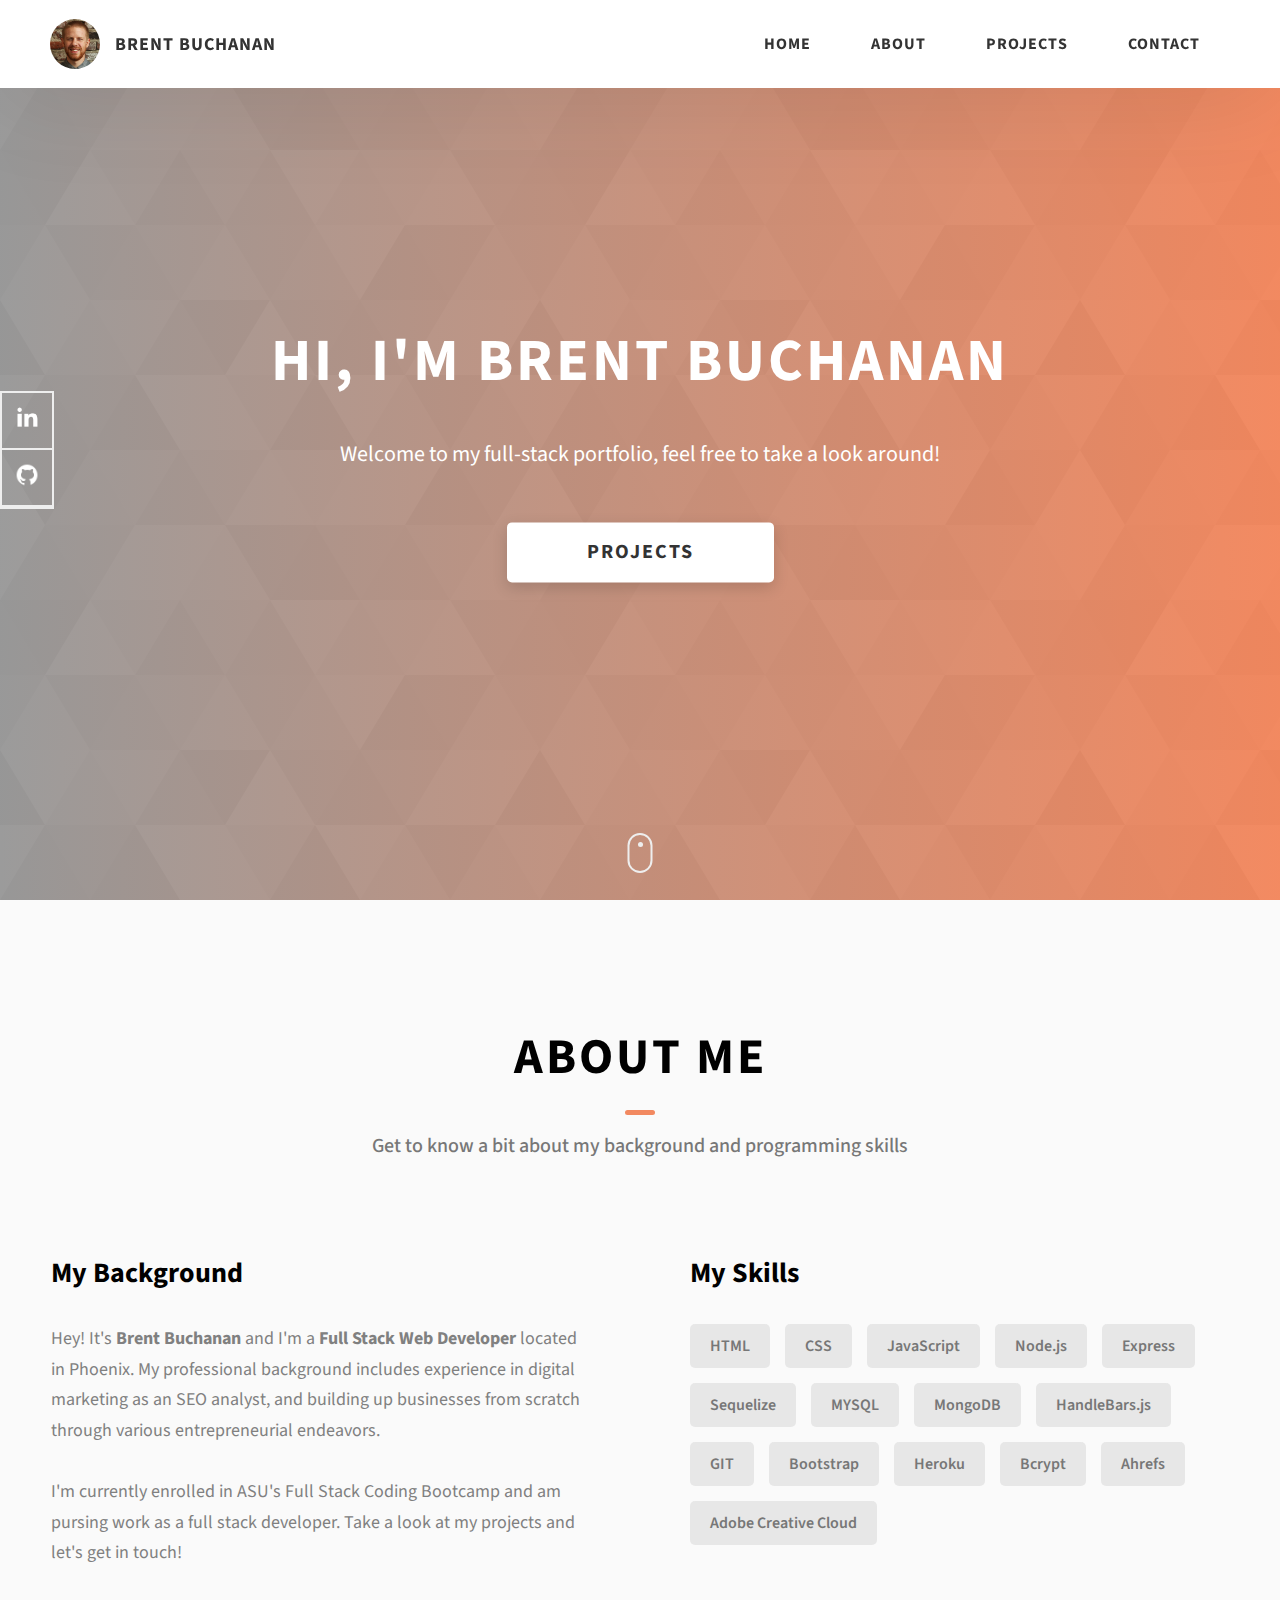
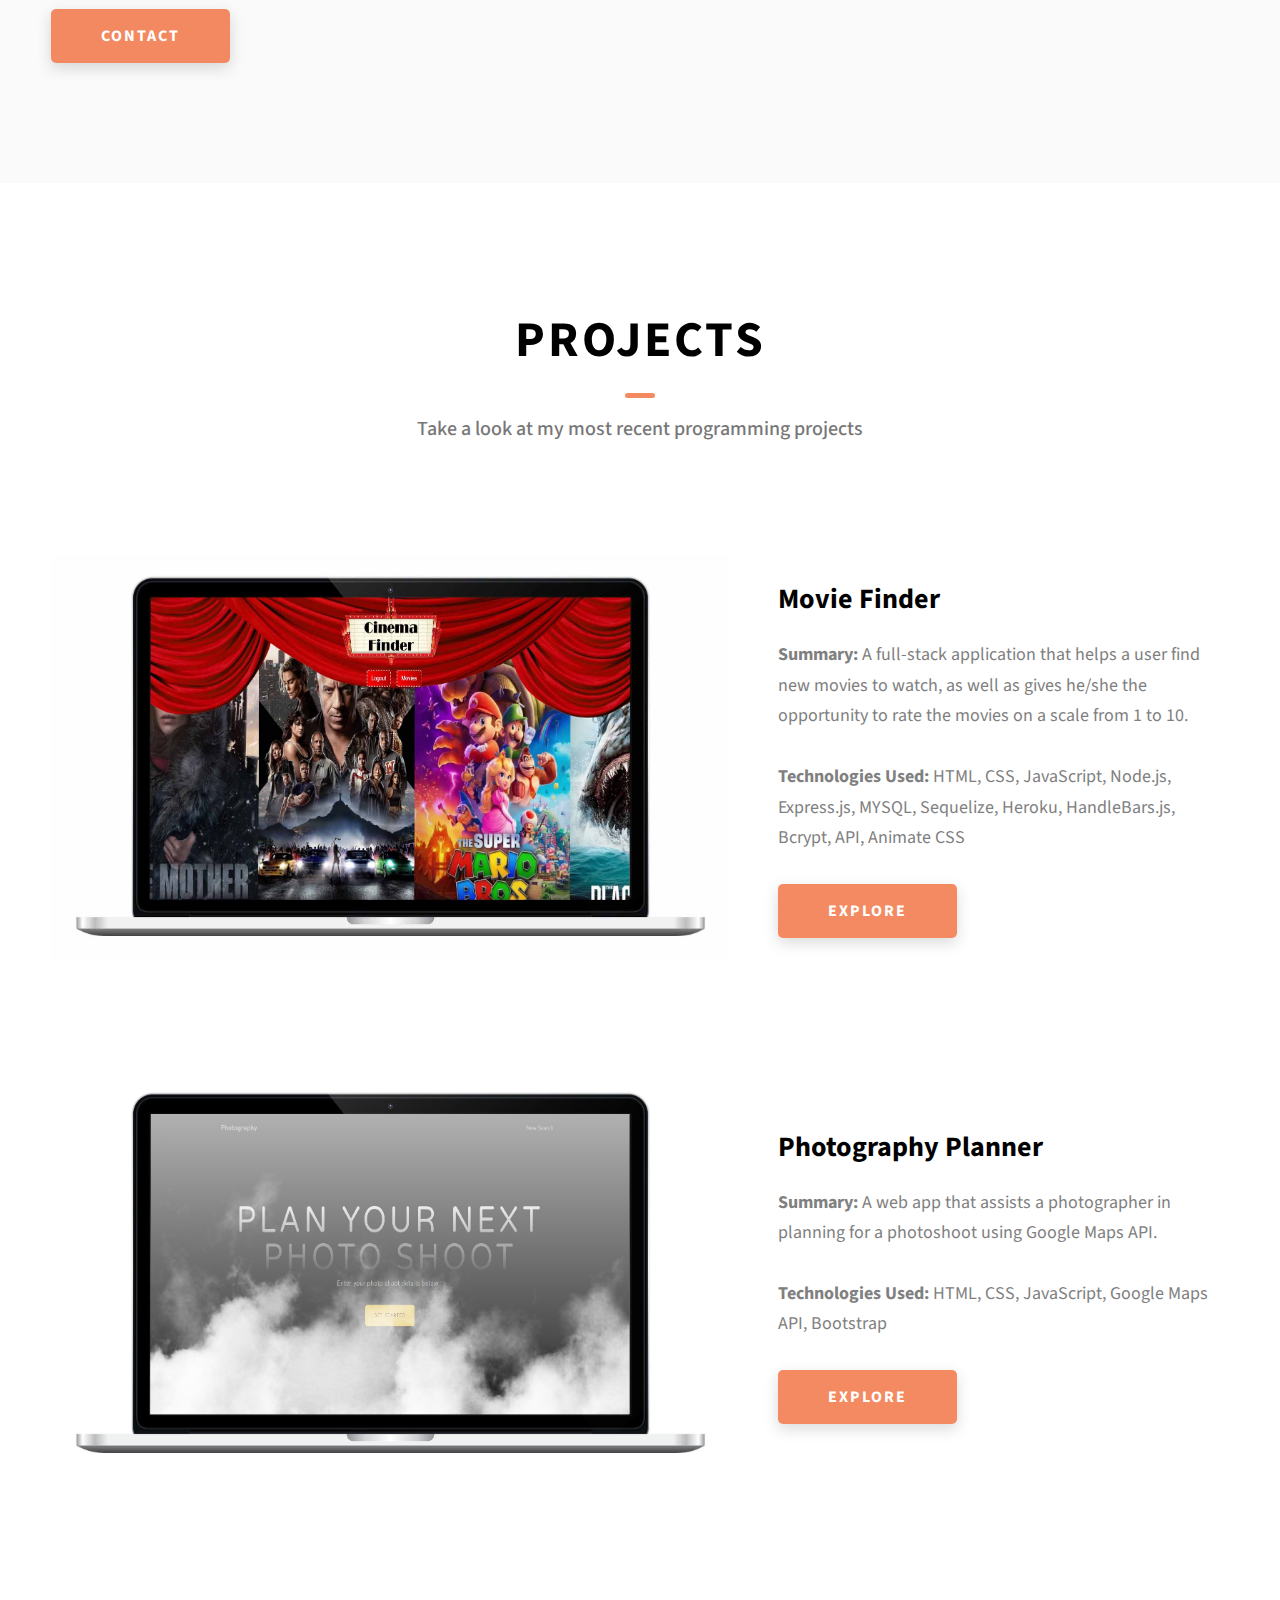
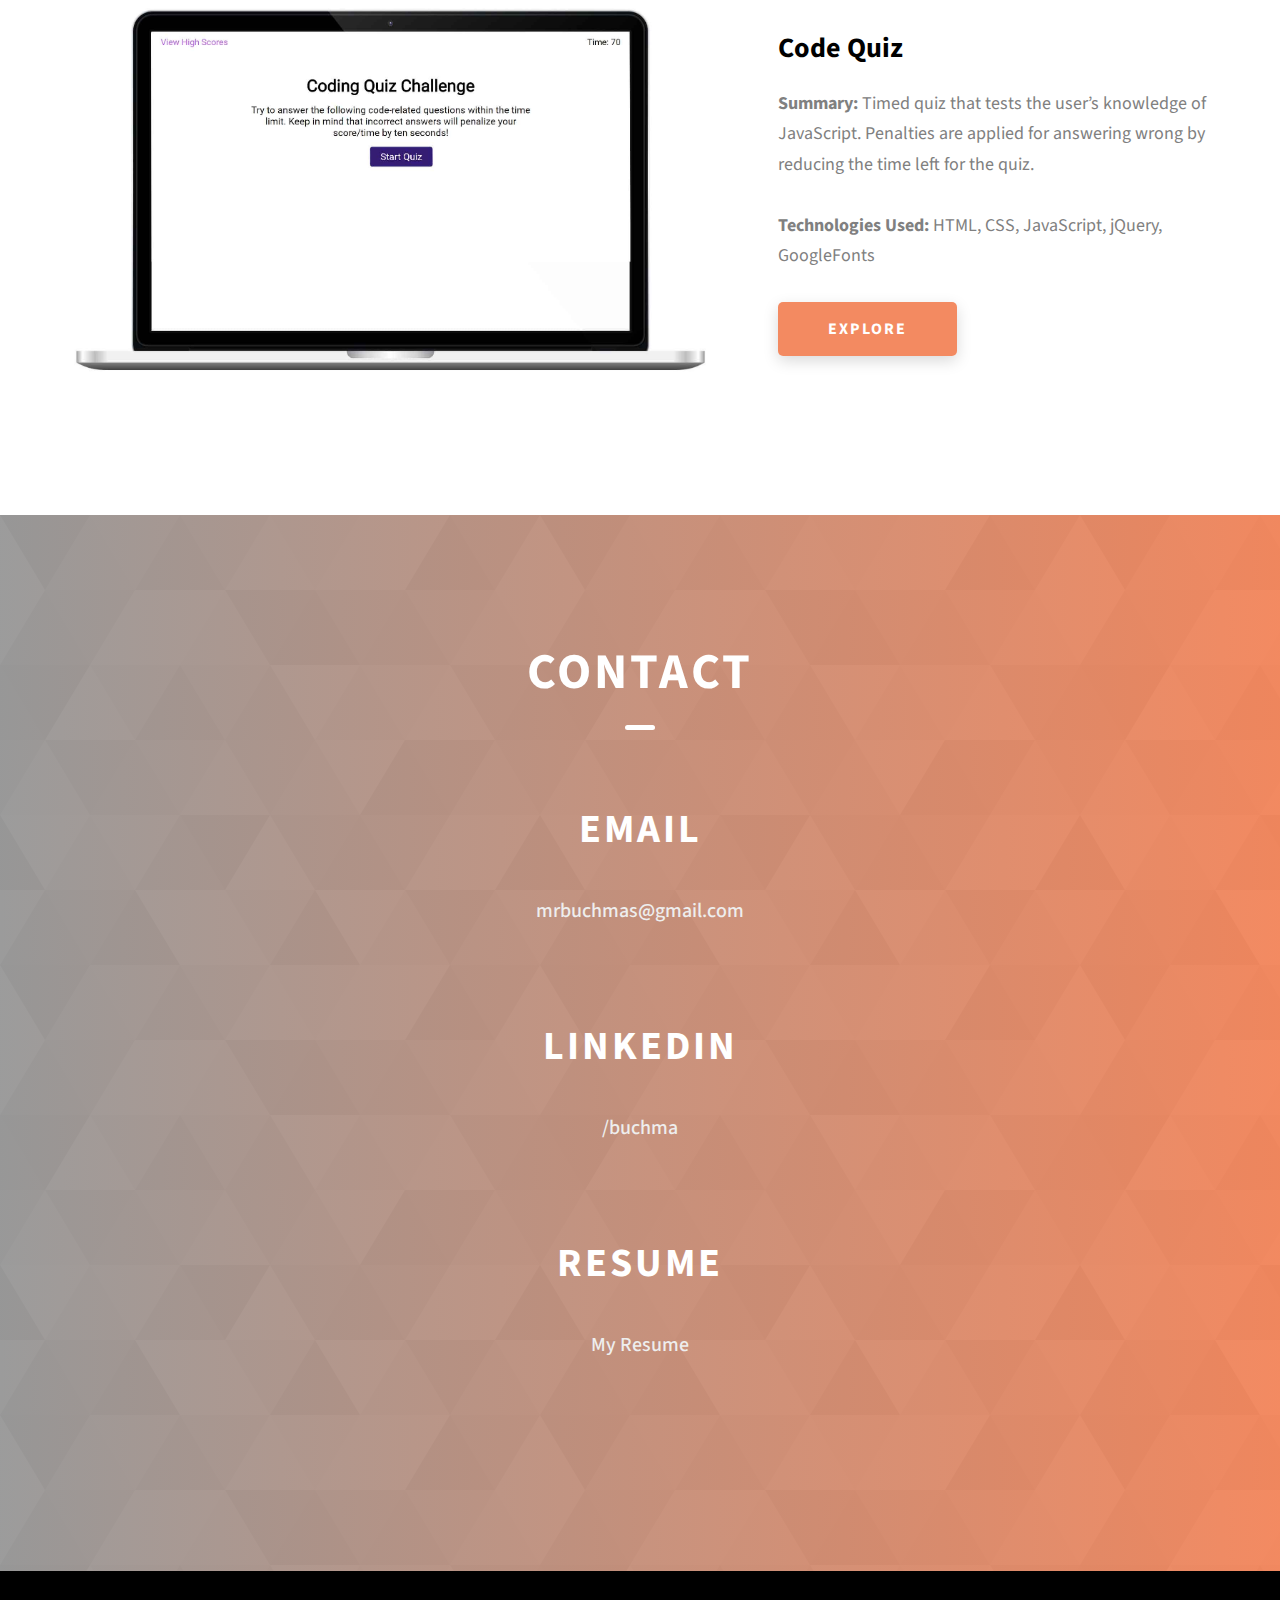
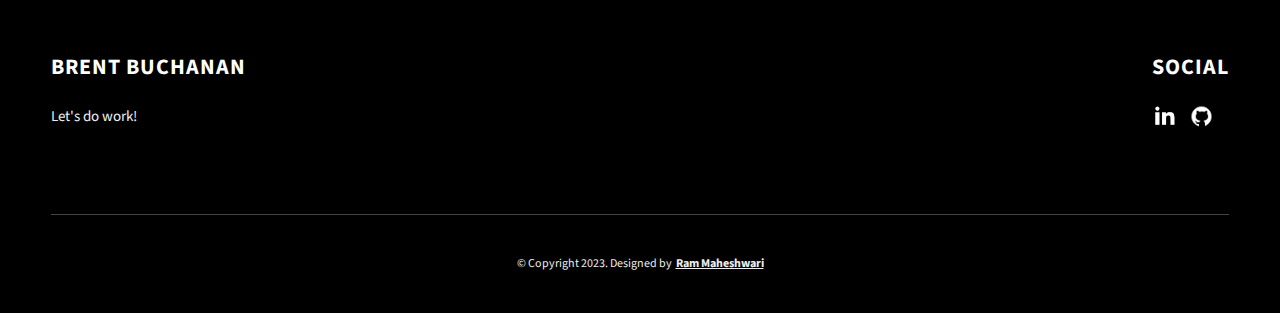
<file: index.html>
<!DOCTYPE html>
<html lang="en">

<head>
  <meta charset="UTF-8" />
  <meta name="viewport" content="width=device-width, initial-scale=1.0" />
  <meta http-equiv="X-UA-Compatible" content="ie=edge" />
  <title>Brent's Portfolio</title>
  <meta name="description" content="My Web Development Portfolio" />

  <link rel="stylesheet" href="css/style.css" />
  <link rel="icon" type="image/x-icon" href="assets/ico/favicon.ico">
  <link rel="preconnect" href="https://fonts.googleapis.com" />
  <link rel="preconnect" href="https://fonts.gstatic.com" crossorigin />
  <link href="https://fonts.googleapis.com/css2?family=Source+Sans+Pro:wght@400;600;700;900&display=swap"
    rel="stylesheet" />
</head>

<body>
  <header class="header">
    <div class="header__content">
      <div class="header__logo-container">
        <div class="header__logo-img-cont">
          <img src="./assets/jpg/Brent_headshot.jpg" alt="Brent Buchanan Logo Image" class="header__logo-img" />
        </div>
        <span class="header__logo-sub">Brent Buchanan</span>
      </div>
      <div class="header__main">
        <ul class="header__links">
          <li class="header__link-wrapper">
            <a href="./index.html" class="header__link"> Home </a>
          </li>
          <li class="header__link-wrapper">
            <a href="./index.html#about" class="header__link">About </a>
          </li>
          <li class="header__link-wrapper">
            <a href="./index.html#projects" class="header__link">
              Projects
            </a>
          </li>
          <li class="header__link-wrapper">
            <a href="./index.html#contact" class="header__link"> Contact </a>
          </li>
        </ul>
        <div class="header__main-ham-menu-cont">
          <img src="./assets/svg/ham-menu.svg" alt="hamburger menu" class="header__main-ham-menu" />
          <img src="./assets/svg/ham-menu-close.svg" alt="hamburger menu close"
            class="header__main-ham-menu-close d-none" />
        </div>
      </div>
    </div>
    <div class="header__sm-menu">
      <div class="header__sm-menu-content">
        <ul class="header__sm-menu-links">
          <li class="header__sm-menu-link">
            <a href="./index.html"> Home </a>
          </li>

          <li class="header__sm-menu-link">
            <a href="./index.html#about"> About </a>
          </li>

          <li class="header__sm-menu-link">
            <a href="./index.html#projects"> Projects </a>
          </li>

          <li class="header__sm-menu-link">
            <a href="./index.html#contact"> Contact </a>
          </li>
        </ul>
      </div>
    </div>
  </header>
  <section class="home-hero">
    <div class="home-hero__content">
      <h1 class="heading-primary">Hi, I'm Brent Buchanan</h1>
      <div class="home-hero__info">
        <p class="text-primary">
          Welcome to my full-stack portfolio, feel free to take a look around!
        </p>
      </div>
      <div class="home-hero__cta">
        <a href="./#projects" class="btn btn--bg">Projects</a>
      </div>
    </div>
    <div class="home-hero__socials">
      <div class="home-hero__social">
        <a href="https://www.linkedin.com/in/buchma/" class="home-hero__social-icon-link">
          <img src="./assets/png/linkedin-ico.png" alt="icon" class="home-hero__social-icon" />
        </a>
      </div>
      <div class="home-hero__social">
        <a href="https://github.com/Brent-Bew-Canon?tab=repositories" class="home-hero__social-icon-link">
          <img src="./assets/png/github-ico.png" alt="icon" class="home-hero__social-icon" />
        </a>
      </div>
    </div>
    <div class="home-hero__mouse-scroll-cont">
      <div class="mouse"></div>
    </div>
  </section>
  <section id="about" class="about sec-pad">
    <div class="main-container">
      <h2 class="heading heading-sec heading-sec__mb-med">
        <span class="heading-sec__main">About Me</span>
        <span class="heading-sec__sub">
          Get to know a bit about my background and programming skills
        </span>
      </h2>
      <div class="about__content">
        <div class="about__content-main">
          <h3 class="about__content-title">My Background</h3>
          <div class="about__content-details">
            <p class="about__content-details-para">
              Hey! It's
              <strong>Brent Buchanan</strong>
              and I'm a <strong> Full Stack Web Developer </strong> located in
              Phoenix. My professional background includes experience in digital marketing as an SEO analyst, and
              building up businesses from scratch through
              various
              entrepreneurial endeavors.
              <br> <br>
              I'm currently enrolled in ASU's Full Stack
              Coding Bootcamp and am pursing work as a full stack developer. Take a look at my projects and let's get in
              touch!
            </p>
          </div>
          <a href="./#contact" class="btn btn--med btn--theme dynamicBgClr">Contact</a>
        </div>
        <div class="about__content-skills">
          <h3 class="about__content-title">My Skills</h3>
          <div class="skills">
            <div class="skills__skill">HTML</div>
            <div class="skills__skill">CSS</div>
            <div class="skills__skill">JavaScript</div>
            <div class="skills__skill">Node.js</div>
            <div class="skills__skill">Express</div>
            <div class="skills__skill">Sequelize</div>
            <div class="skills__skill">MYSQL</div>
            <div class="skills__skill">MongoDB</div>
            <div class="skills__skill">HandleBars.js</div>
            <div class="skills__skill">GIT</div>
            <div class="skills__skill">Bootstrap</div>
            <div class="skills__skill">Heroku</div>
            <div class="skills__skill">Bcrypt</div>
            <div class="skills__skill">Ahrefs</div>
            <div class="skills__skill">Adobe Creative Cloud</div>
          </div>
        </div>
      </div>
    </div>
  </section>
  <section id="projects" class="projects sec-pad">
    <div class="main-container">
      <h2 class="heading heading-sec heading-sec__mb-bg">
        <span class="heading-sec__main">Projects</span>
        <span class="heading-sec__sub">
          Take a look at my most recent programming projects
        </span>
      </h2>

      <div class="projects__content">

        <div class="projects__row">
          <div class="projects__row-img-cont">
            <img src="./assets/jpg/cinema.jpg" alt="Software Screenshot" class="projects__row-img" loading="lazy" />
          </div>
          <div class="projects__row-content">
            <h3 class="projects__row-content-title">Movie Finder</h3>
            <p class="projects__row-content-desc">
              <strong>Summary: </strong>A full-stack application that helps a user find new movies to watch, as well as
              gives he/she the opportunity to rate the movies on a scale from 1 to 10.
            </p>
            <p class="projects__row-content-desc"> <strong>Technologies Used:</strong> HTML, CSS, JavaScript, Node.js,
              Express.js, MYSQL, Sequelize, Heroku, HandleBars.js, Bcrypt, API, Animate CSS</p>
            <a href="./movie-finder.html" class="btn btn--med btn--theme dynamicBgClr" target="_blank">Explore</a>
          </div>
        </div>

        <div class="projects__row">
          <div class="projects__row-img-cont">
            <img src="./assets/jpg/photopPlan.jpg" alt="Software Screenshot" class="projects__row-img" loading="lazy" />
          </div>
          <div class="projects__row-content">
            <h3 class="projects__row-content-title">Photography Planner</h3>
            <p class="projects__row-content-desc">
              <strong>Summary: </strong>A web app that assists a photographer in planning for a photoshoot using Google
              Maps API.
            </p>
            <p class="projects__row-content-desc"> <strong>Technologies Used:</strong> HTML, CSS, JavaScript,
              Google Maps API, Bootstrap</p>
            <a href="./photography'planner.html" class="btn btn--med btn--theme dynamicBgClr"
              target="_blank">Explore</a>
          </div>
        </div>
        <div class="projects__row">
          <div class="projects__row-img-cont">
            <img src="./assets/jpg/codequiz.jpg" alt="Software Screenshot" class="projects__row-img" loading="lazy" />
          </div>
          <div class="projects__row-content">
            <h3 class="projects__row-content-title">Code Quiz</h3>
            <p class="projects__row-content-desc">
              <strong>Summary: </strong>Timed quiz that tests the user’s knowledge of JavaScript. Penalties are applied
              for answering wrong by reducing the time left for the quiz.
            </p>
            <p class="projects__row-content-desc"> <strong>Technologies Used:</strong> HTML, CSS, JavaScript, jQuery,
              GoogleFonts
            </p>
            <a href="./code-quiz.html" class="btn btn--med btn--theme dynamicBgClr" target="_blank">Explore</a>
          </div>
        </div>

      </div>
    </div>
  </section>
  <section id="contact" class="contact sec-pad dynamicBg">
    <div class="main-container">
      <h2 class="heading heading-sec heading-sec__mb-med">
        <span class="heading-sec__main heading-sec__main--lt">Contact</span>
        <span class="heading-sec__sub heading-sec__sub--lt">
        </span>
      </h2>
      <div class="heading heading-sec heading-sec__mb-med">
        <h3 class=" heading-sec__main2 heading-sec__main--lt">Email
        </h3>
        <a href="mailto:mrbuchmas@gmail.com" class="heading-sec__sub heading-sec__sub--lt">mrbuchmas@gmail.com</a>
      </div>
      <div class="heading heading-sec heading-sec__mb-med">
        <h3 class=" heading-sec__main2 heading-sec__main--lt">LinkedIn
        </h3>
        <a href="https://www.linkedin.com/in/buchma/" class="heading-sec__sub heading-sec__sub--lt">/buchma</a>
      </div>
      <div class="heading heading-sec heading-sec__mb-med">
        <h3 class=" heading-sec__main2 heading-sec__main--lt">Resume
        </h3>
        <a href="https://docs.google.com/document/d/1IG980Z7SX9vSOKCLTDshYtto6B_RenhLx47_dHG00vE/edit?usp=sharing"
          class="heading-sec__sub heading-sec__sub--lt">My Resume</a>
      </div>
    </div>
  </section>
  <footer class="main-footer">
    <div class="main-container">
      <div class="main-footer__upper">
        <div class="main-footer__row main-footer__row-1">
          <h2 class="heading heading-sm main-footer__heading-sm">
            <span>Social</span>
          </h2>
          <div class="main-footer__social-cont">
            <a target="_blank" rel="noreferrer" href="https://www.linkedin.com/in/buchma/">
              <img class="main-footer__icon" src="./assets/png/linkedin-ico.png" alt="icon" />
            </a>
            <a target="_blank" rel="noreferrer" href="https://github.com/Brent-Bew-Canon?tab=repositories">
              <img class="main-footer__icon" src="./assets/png/github-ico.png" alt="icon" />
            </a>
          </div>
        </div>
        <div class="main-footer__row main-footer__row-2">
          <h4 class="heading heading-sm text-lt">Brent Buchanan</h4>
          <p class="main-footer__short-desc">
            Let's do work!
          </p>
        </div>
      </div>

      <div class="main-footer__lower">
        &copy; Copyright 2023. Designed by
        <a rel="noreferrer" target="_blank" href="https://rammaheshwari.com">Ram Maheshwari</a>
      </div>
    </div>
  </footer>

  <script src="./index.js"></script>
</body>

</html>
</file>
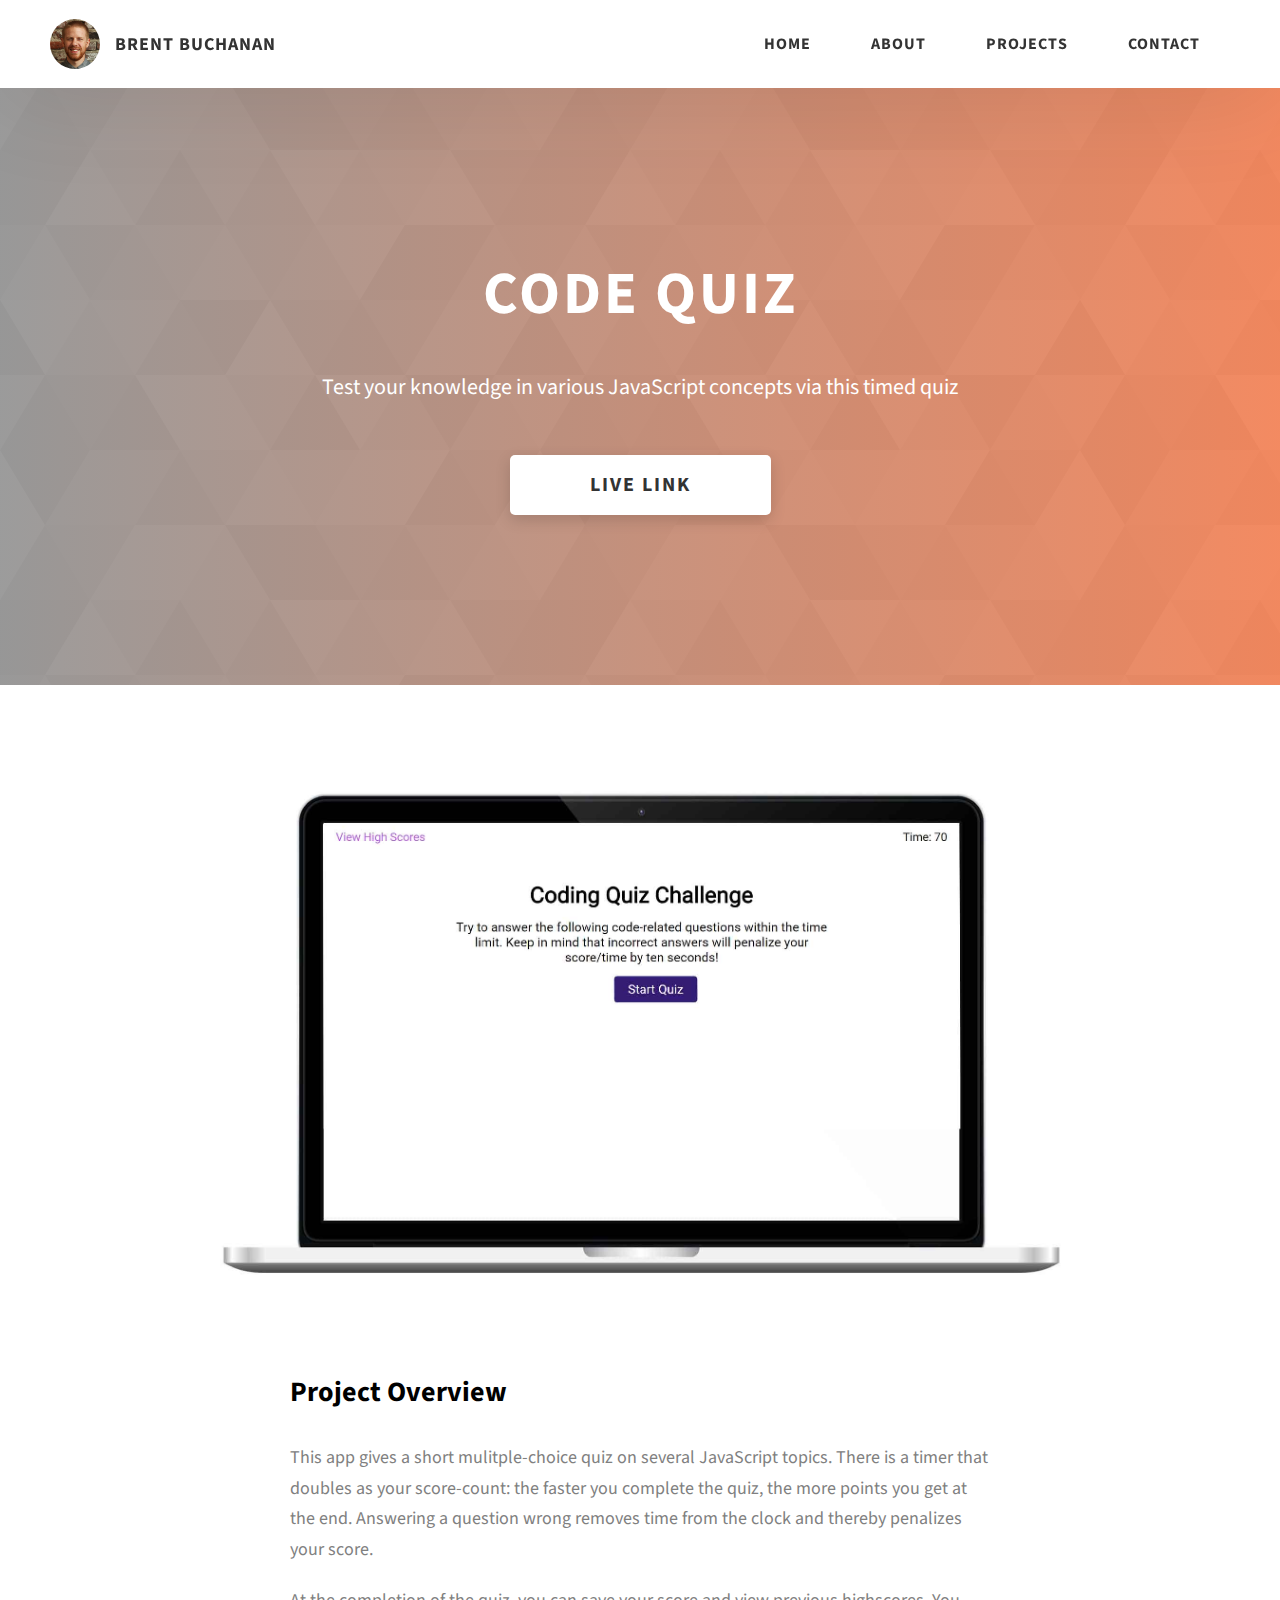
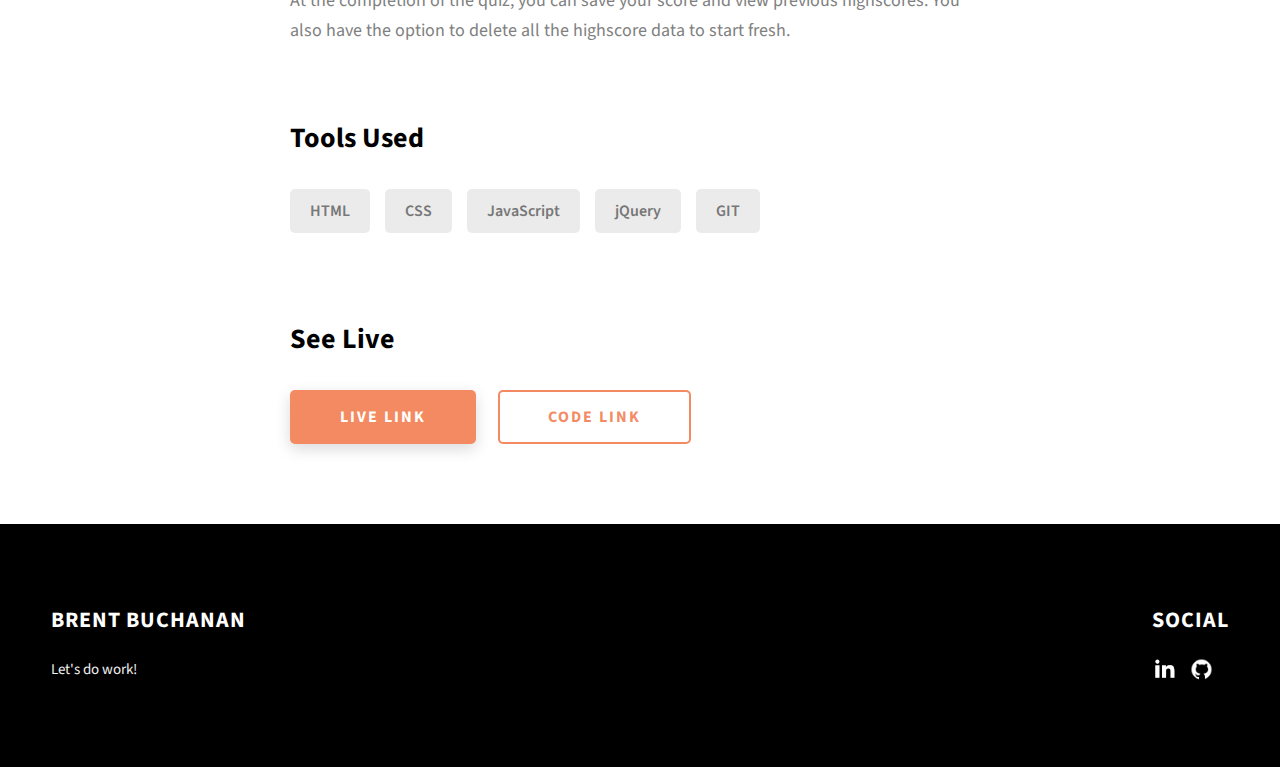
<file: code-quiz.html>
<!DOCTYPE html>
<html lang="en">

<head>
  <meta charset="UTF-8" />
  <meta name="viewport" content="width=device-width, initial-scale=1.0" />
  <meta http-equiv="X-UA-Compatible" content="ie=edge" />
  <title>Code Quiz</title>
  <meta name="description" content="Case study page of Code Quiz" />

  <link rel="stylesheet" href="css/style.css" />
  <link rel="icon" type="image/x-icon" href="assets/ico/favicon.ico">
  <link rel="preconnect" href="https://fonts.googleapis.com" />
  <link rel="preconnect" href="https://fonts.gstatic.com" crossorigin />
  <link href="https://fonts.googleapis.com/css2?family=Source+Sans+Pro:wght@400;600;700;900&display=swap"
    rel="stylesheet" />
</head>

<body>
  <header class="header">
    <div class="header__content">
      <div class="header__logo-container">
        <div class="header__logo-img-cont">
          <img src="./assets/jpg/Brent_headshot.jpg" alt="Brent Buchanan Logo Image" class="header__logo-img" />
        </div>
        <span class="header__logo-sub">Brent Buchanan</span>
      </div>
      <div class="header__main">
        <ul class="header__links">
          <li class="header__link-wrapper">
            <a href="./index.html" class="header__link"> Home </a>
          </li>
          <li class="header__link-wrapper">
            <a href="./index.html#about" class="header__link">About </a>
          </li>
          <li class="header__link-wrapper">
            <a href="./index.html#projects" class="header__link">
              Projects
            </a>
          </li>
          <li class="header__link-wrapper">
            <a href="./index.html#contact" class="header__link"> Contact </a>
          </li>
        </ul>
        <div class="header__main-ham-menu-cont">
          <img src="./assets/svg/ham-menu.svg" alt="hamburger menu" class="header__main-ham-menu" />
          <img src="./assets/svg/ham-menu-close.svg" alt="hamburger menu close"
            class="header__main-ham-menu-close d-none" />
        </div>
      </div>
    </div>
    <div class="header__sm-menu">
      <div class="header__sm-menu-content">
        <ul class="header__sm-menu-links">
          <li class="header__sm-menu-link">
            <a href="./index.html"> Home </a>
          </li>

          <li class="header__sm-menu-link">
            <a href="./index.html#about"> About </a>
          </li>

          <li class="header__sm-menu-link">
            <a href="./index.html#projects"> Projects </a>
          </li>

          <li class="header__sm-menu-link">
            <a href="./index.html#contact"> Contact </a>
          </li>
        </ul>
      </div>
    </div>
  </header>
  <section class="project-cs-hero">
    <div class="project-cs-hero__content">
      <h1 class="heading-primary">Code Quiz</h1>
      <div class="project-cs-hero__info">
        <p class="text-primary">
          Test your knowledge in various JavaScript concepts via this timed quiz
        </p>
      </div>
      <div class="project-cs-hero__cta">
        <a href="https://brent-bew-canon.github.io/code_knowledge_quiz/" class="btn btn--bg" target="_blank">Live
          Link</a>
      </div>
    </div>
  </section>
  <section class="project-details">
    <div class="main-container">
      <div class="project-details__content">
        <div class="project-details__showcase-img-cont">
          <img src="./assets/jpg/codequiz.jpg" alt="Project Image" class="project-details__showcase-img" />
        </div>
        <div class="project-details__content-main">
          <div class="project-details__desc">
            <h3 class="project-details__content-title">Project Overview</h3>
            <p class="project-details__desc-para">
              This app gives a short mulitple-choice quiz on several JavaScript topics. There is a timer that doubles as
              your score-count: the faster you complete the quiz, the more points you get at the end. Answering a
              question wrong removes time from the clock and thereby penalizes your score.
            </p>
            <p class="project-details__desc-para">
              At the completion of the quiz, you can save your score and view previous highscores. You also have the
              option to delete all the highscore data to start fresh.
            </p>
          </div>
          <div class="project-details__tools-used">
            <h3 class="project-details__content-title">Tools Used</h3>
            <div class="skills">
              <div class="skills__skill">HTML</div>
              <div class="skills__skill">CSS</div>
              <div class="skills__skill">JavaScript</div>
              <div class="skills__skill">jQuery</div>
              <div class="skills__skill">GIT</div>
            </div>
          </div>
          <div class="project-details__links">
            <h3 class="project-details__content-title">See Live</h3>
            <a href="https://brent-bew-canon.github.io/code_knowledge_quiz/"
              class="btn btn--med btn--theme project-details__links-btn" target="_blank">Live Link</a>
            <a href="https://github.com/Brent-Bew-Canon/code_knowledge_quiz"
              class="btn btn--med btn--theme-inv project-details__links-btn" target="_blank">Code Link</a>
          </div>
        </div>
      </div>
    </div>
  </section>
  <footer class="main-footer">
    <div class="main-container">
      <div class="main-footer__upper">
        <div class="main-footer__row main-footer__row-1">
          <h2 class="heading heading-sm main-footer__heading-sm">
            <span>Social</span>
          </h2>
          <div class="main-footer__social-cont">
            <a target="_blank" rel="noreferrer" href="https://www.linkedin.com/in/buchma/">
              <img class="main-footer__icon" src="./assets/png/linkedin-ico.png" alt="icon" />
            </a>
            <a target="_blank" rel="noreferrer" href="https://github.com/Brent-Bew-Canon?tab=repositories">
              <img class="main-footer__icon" src="./assets/png/github-ico.png" alt="icon" />
            </a>
          </div>
        </div>
        <div class="main-footer__row main-footer__row-2">
          <h4 class="heading heading-sm text-lt">Brent Buchanan</h4>
          <p class="main-footer__short-desc">
            Let's do work!
          </p>
        </div>
      </div>
    </div>
  </footer>
  <script src="./index.js"></script>
</body>

</html>
</file>
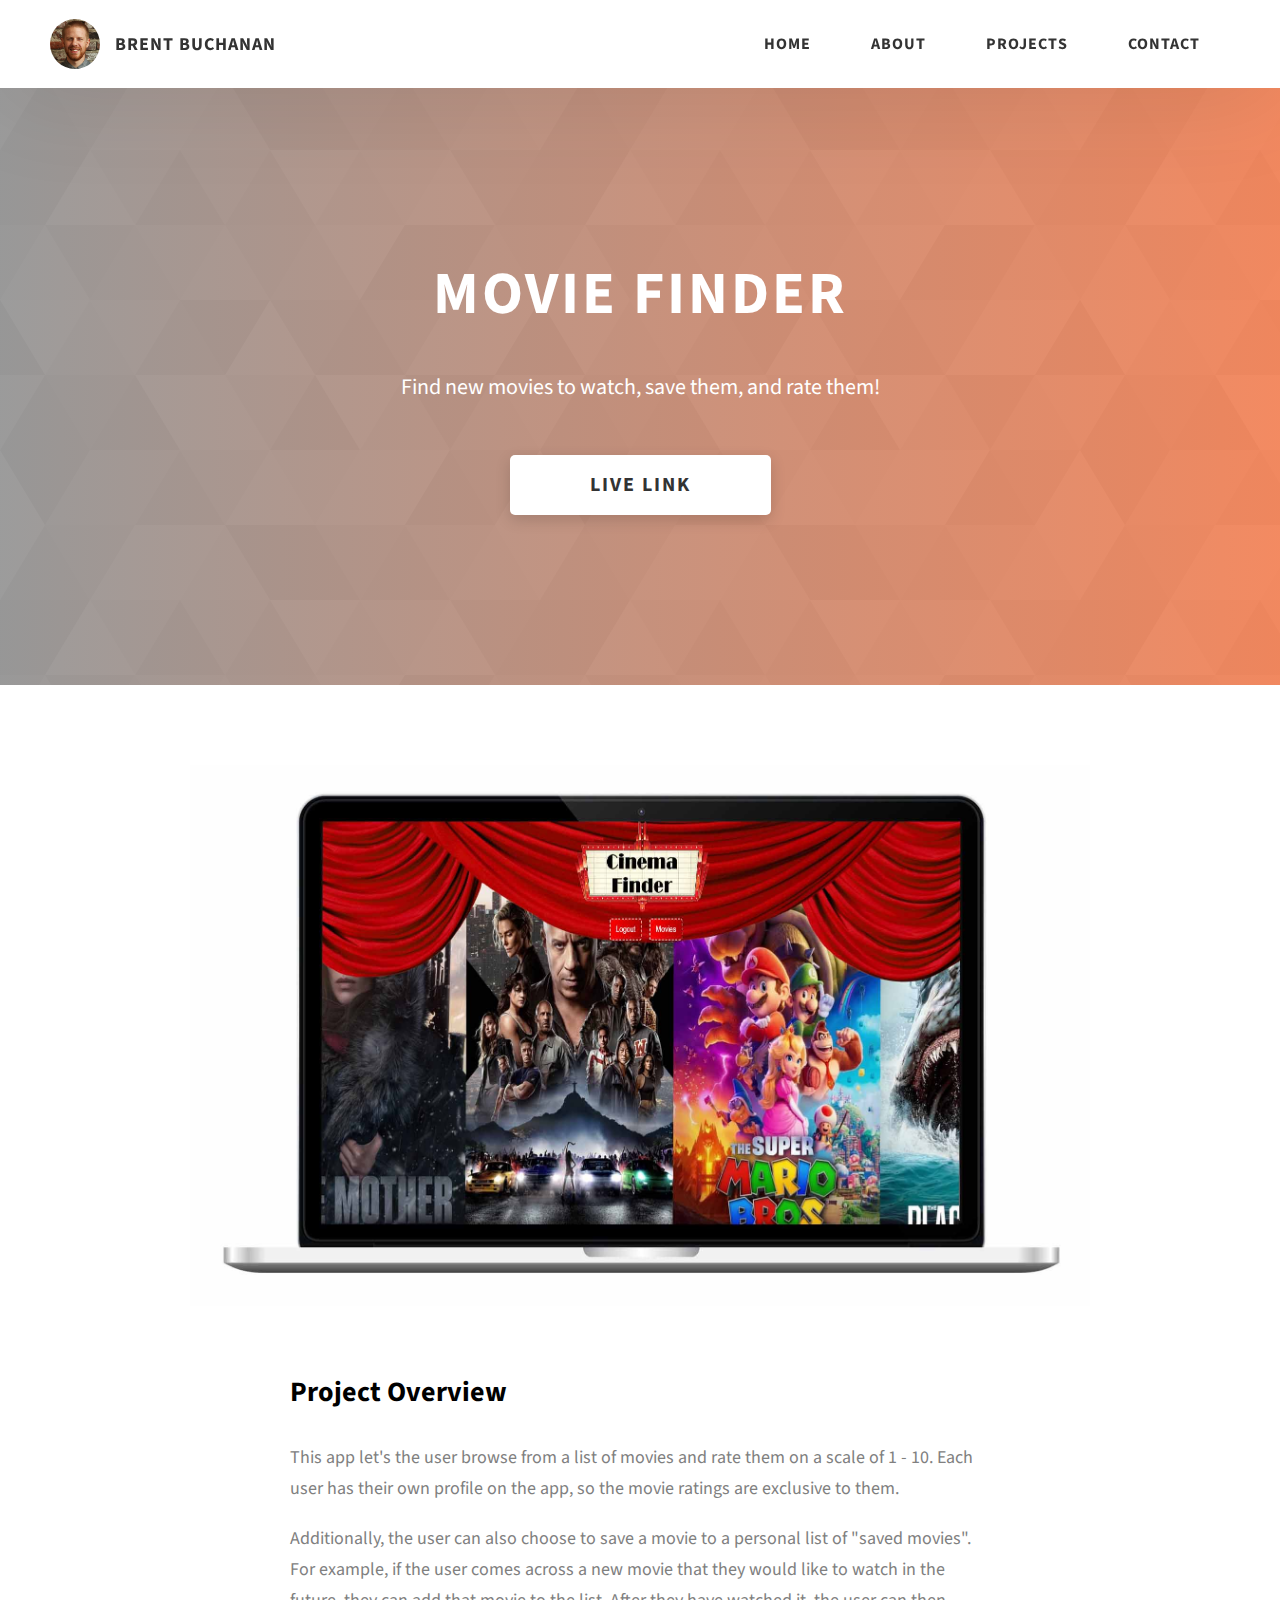
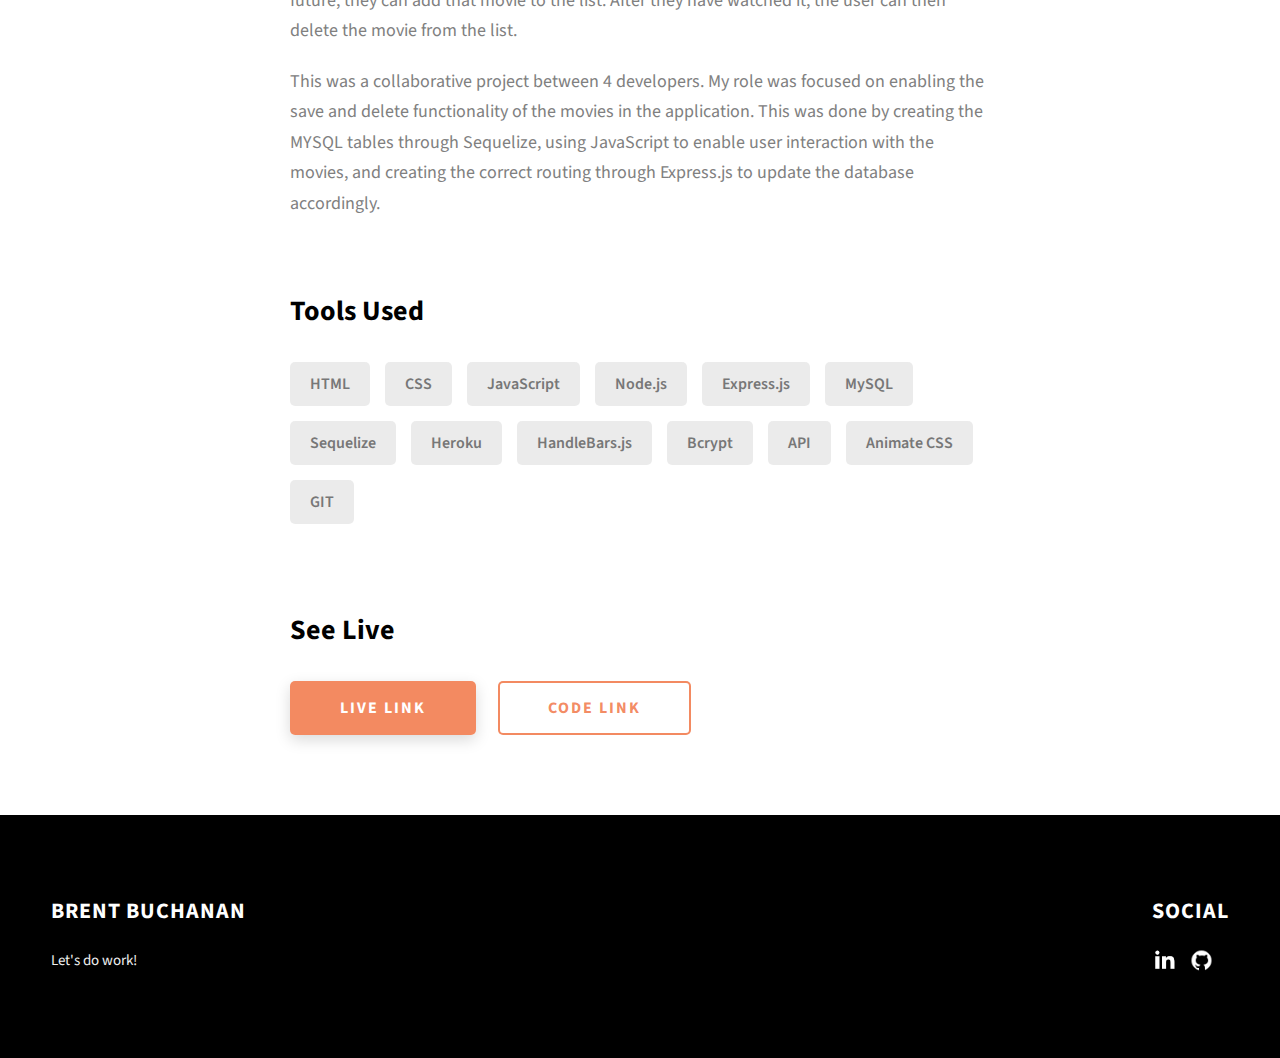
<file: movie-finder.html>
<!DOCTYPE html>
<html lang="en">

<head>
  <meta charset="UTF-8" />
  <meta name="viewport" content="width=device-width, initial-scale=1.0" />
  <meta http-equiv="X-UA-Compatible" content="ie=edge" />
  <title>Movie Finder</title>
  <meta name="description" content="Case study page of Movie Finder" />

  <link rel="stylesheet" href="css/style.css" />
  <link rel="icon" type="image/x-icon" href="assets/ico/favicon.ico">
  <link rel="preconnect" href="https://fonts.googleapis.com" />
  <link rel="preconnect" href="https://fonts.gstatic.com" crossorigin />
  <link href="https://fonts.googleapis.com/css2?family=Source+Sans+Pro:wght@400;600;700;900&display=swap"
    rel="stylesheet" />
</head>

<body>
  <header class="header">
    <div class="header__content">
      <div class="header__logo-container">
        <div class="header__logo-img-cont">
          <img src="./assets/jpg/Brent_headshot.jpg" alt="Brent Buchanan Logo Image" class="header__logo-img" />
        </div>
        <span class="header__logo-sub">Brent Buchanan</span>
      </div>
      <div class="header__main">
        <ul class="header__links">
          <li class="header__link-wrapper">
            <a href="./index.html" class="header__link"> Home </a>
          </li>
          <li class="header__link-wrapper">
            <a href="./index.html#about" class="header__link">About </a>
          </li>
          <li class="header__link-wrapper">
            <a href="./index.html#projects" class="header__link">
              Projects
            </a>
          </li>
          <li class="header__link-wrapper">
            <a href="./index.html#contact" class="header__link"> Contact </a>
          </li>
        </ul>
        <div class="header__main-ham-menu-cont">
          <img src="./assets/svg/ham-menu.svg" alt="hamburger menu" class="header__main-ham-menu" />
          <img src="./assets/svg/ham-menu-close.svg" alt="hamburger menu close"
            class="header__main-ham-menu-close d-none" />
        </div>
      </div>
    </div>
    <div class="header__sm-menu">
      <div class="header__sm-menu-content">
        <ul class="header__sm-menu-links">
          <li class="header__sm-menu-link">
            <a href="./index.html"> Home </a>
          </li>

          <li class="header__sm-menu-link">
            <a href="./index.html#about"> About </a>
          </li>

          <li class="header__sm-menu-link">
            <a href="./index.html#projects"> Projects </a>
          </li>

          <li class="header__sm-menu-link">
            <a href="./index.html#contact"> Contact </a>
          </li>
        </ul>
      </div>
    </div>
  </header>
  <section class="project-cs-hero">
    <div class="project-cs-hero__content">
      <h1 class="heading-primary">Movie Finder</h1>
      <div class="project-cs-hero__info">
        <p class="text-primary">
          Find new movies to watch, save them, and rate them!
        </p>
      </div>
      <div class="project-cs-hero__cta">
        <a href="https://movie-finder-bb.herokuapp.com/" class="btn btn--bg" target="_blank">Live Link</a>
      </div>
    </div>
  </section>
  <section class="project-details">
    <div class="main-container">
      <div class="project-details__content">
        <div class="project-details__showcase-img-cont">
          <img src="./assets/jpg/cinema.jpg" alt="Project Image" class="project-details__showcase-img" />
        </div>
        <div class="project-details__content-main">
          <div class="project-details__desc">
            <h3 class="project-details__content-title">Project Overview</h3>
            <p class="project-details__desc-para">
              This app let's the user browse from a list of movies and rate them on a scale of 1 - 10. Each user has
              their own profile on the app, so the movie ratings are exclusive to them.
            </p>
            <p class="project-details__desc-para">
              Additionally, the user can also choose to save a movie to a personal list of "saved movies". For example,
              if the user comes across a new movie that they would like to watch in the future, they can add that movie
              to the list. After they have watched it, the user can then delete the movie from the list.
            </p>
            <p class="project-details__desc-para">
              This was a collaborative project between 4 developers. My role was focused on enabling the save and delete
              functionality of the movies in the application. This was done by creating the MYSQL tables through
              Sequelize, using JavaScript to enable user interaction with the movies, and creating the correct routing
              through Express.js to update the database accordingly.
            </p>
          </div>
          <div class="project-details__tools-used">
            <h3 class="project-details__content-title">Tools Used</h3>
            <div class="skills">
              <div class="skills__skill">HTML</div>
              <div class="skills__skill">CSS</div>
              <div class="skills__skill">JavaScript</div>
              <div class="skills__skill">Node.js</div>
              <div class="skills__skill">Express.js</div>
              <div class="skills__skill">MySQL</div>
              <div class="skills__skill">Sequelize</div>
              <div class="skills__skill">Heroku</div>
              <div class="skills__skill">HandleBars.js</div>
              <div class="skills__skill">Bcrypt</div>
              <div class="skills__skill">API</div>
              <div class="skills__skill">Animate CSS</div>
              <div class="skills__skill">GIT</div>
            </div>
          </div>
          <div class="project-details__links">
            <h3 class="project-details__content-title">See Live</h3>
            <a href="https://movie-finder-bb.herokuapp.com/" class="btn btn--med btn--theme project-details__links-btn"
              target="_blank">Live Link</a>
            <a href="https://github.com/Brent-Bew-Canon/Cinema-Finder"
              class="btn btn--med btn--theme-inv project-details__links-btn" target="_blank">Code Link</a>
          </div>
        </div>
      </div>
    </div>
  </section>
  <footer class="main-footer">
    <div class="main-container">
      <div class="main-footer__upper">
        <div class="main-footer__row main-footer__row-1">
          <h2 class="heading heading-sm main-footer__heading-sm">
            <span>Social</span>
          </h2>
          <div class="main-footer__social-cont">
            <a target="_blank" rel="noreferrer" href="https://www.linkedin.com/in/buchma/">
              <img class="main-footer__icon" src="./assets/png/linkedin-ico.png" alt="icon" />
            </a>
            <a target="_blank" rel="noreferrer" href="https://github.com/Brent-Bew-Canon?tab=repositories">
              <img class="main-footer__icon" src="./assets/png/github-ico.png" alt="icon" />
            </a>
          </div>
        </div>
        <div class="main-footer__row main-footer__row-2">
          <h4 class="heading heading-sm text-lt">Brent Buchanan</h4>
          <p class="main-footer__short-desc">
            Let's do work!
          </p>
        </div>
      </div>
    </div>
  </footer>
  <script src="./index.js"></script>
</body>

</html>
</file>
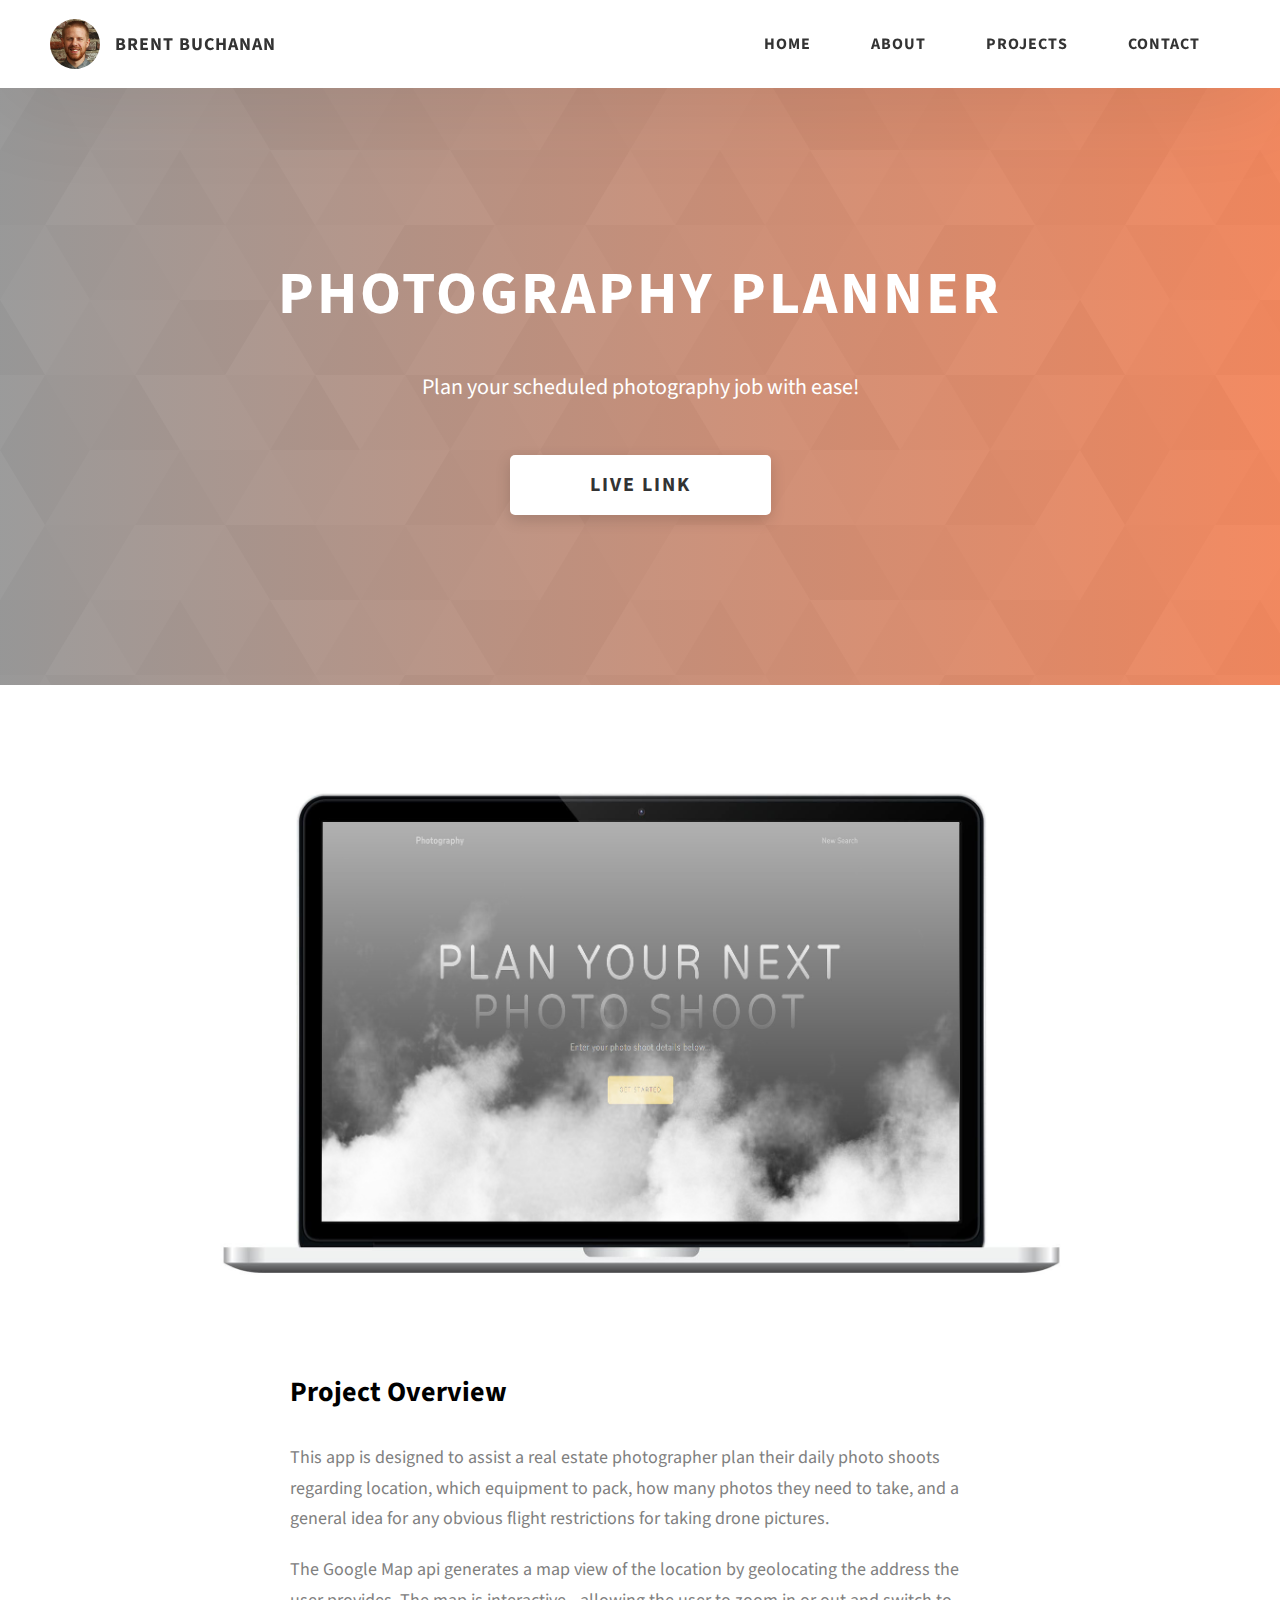
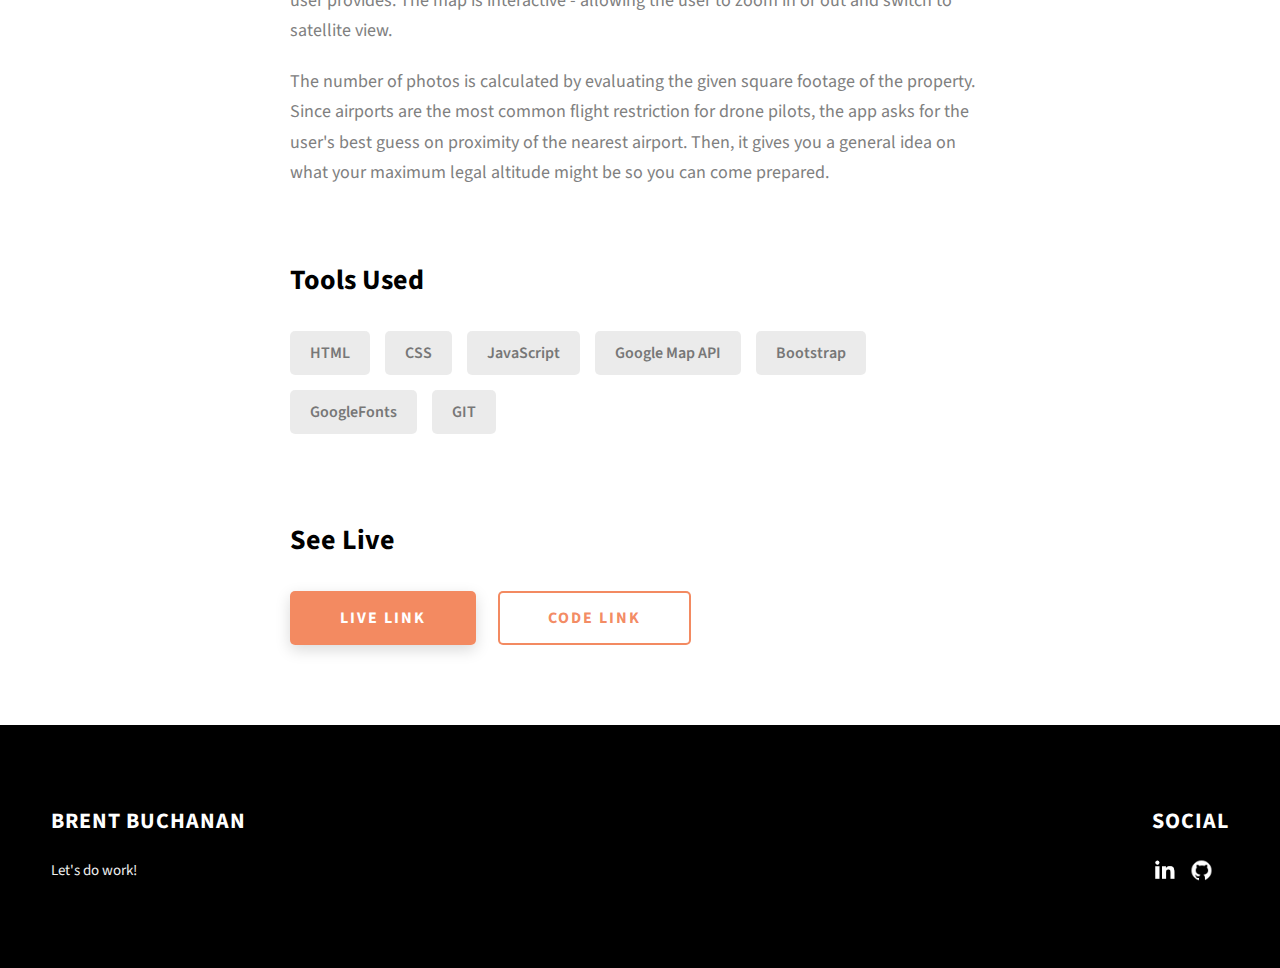
<file: photography'planner.html>
<!DOCTYPE html>
<html lang="en">

<head>
    <meta charset="UTF-8" />
    <meta name="viewport" content="width=device-width, initial-scale=1.0" />
    <meta http-equiv="X-UA-Compatible" content="ie=edge" />
    <title>Photo Planner</title>
    <meta name="description" content="Case study page of Photo Planner" />

    <link rel="stylesheet" href="css/style.css" />
    <link rel="icon" type="image/x-icon" href="assets/ico/favicon.ico">
    <link rel="preconnect" href="https://fonts.googleapis.com" />
    <link rel="preconnect" href="https://fonts.gstatic.com" crossorigin />
    <link href="https://fonts.googleapis.com/css2?family=Source+Sans+Pro:wght@400;600;700;900&display=swap"
        rel="stylesheet" />
</head>

<body>
    <header class="header">
        <div class="header__content">
            <div class="header__logo-container">
                <div class="header__logo-img-cont">
                    <img src="./assets/jpg/Brent_headshot.jpg" alt="Brent Buchanan Logo Image"
                        class="header__logo-img" />
                </div>
                <span class="header__logo-sub">Brent Buchanan</span>
            </div>
            <div class="header__main">
                <ul class="header__links">
                    <li class="header__link-wrapper">
                        <a href="./index.html" class="header__link"> Home </a>
                    </li>
                    <li class="header__link-wrapper">
                        <a href="./index.html#about" class="header__link">About </a>
                    </li>
                    <li class="header__link-wrapper">
                        <a href="./index.html#projects" class="header__link">
                            Projects
                        </a>
                    </li>
                    <li class="header__link-wrapper">
                        <a href="./index.html#contact" class="header__link"> Contact </a>
                    </li>
                </ul>
                <div class="header__main-ham-menu-cont">
                    <img src="./assets/svg/ham-menu.svg" alt="hamburger menu" class="header__main-ham-menu" />
                    <img src="./assets/svg/ham-menu-close.svg" alt="hamburger menu close"
                        class="header__main-ham-menu-close d-none" />
                </div>
            </div>
        </div>
        <div class="header__sm-menu">
            <div class="header__sm-menu-content">
                <ul class="header__sm-menu-links">
                    <li class="header__sm-menu-link">
                        <a href="./index.html"> Home </a>
                    </li>

                    <li class="header__sm-menu-link">
                        <a href="./index.html#about"> About </a>
                    </li>

                    <li class="header__sm-menu-link">
                        <a href="./index.html#projects"> Projects </a>
                    </li>

                    <li class="header__sm-menu-link">
                        <a href="./index.html#contact"> Contact </a>
                    </li>
                </ul>
            </div>
        </div>
    </header>
    <section class="project-cs-hero">
        <div class="project-cs-hero__content">
            <h1 class="heading-primary">Photography Planner</h1>
            <div class="project-cs-hero__info">
                <p class="text-primary">
                    Plan your scheduled photography job with ease!
                </p>
            </div>
            <div class="project-cs-hero__cta">
                <a href="https://brent-bew-canon.github.io/Plan-Photo-Shoot/" class="btn btn--bg" target="_blank">Live
                    Link</a>
            </div>
        </div>
    </section>
    <section class="project-details">
        <div class="main-container">
            <div class="project-details__content">
                <div class="project-details__showcase-img-cont">
                    <img src="./assets/jpg/photopPlan.jpg" alt="Project Image" class="project-details__showcase-img" />
                </div>
                <div class="project-details__content-main">
                    <div class="project-details__desc">
                        <h3 class="project-details__content-title">Project Overview</h3>
                        <p class="project-details__desc-para">
                            This app is designed to assist a real estate photographer plan their daily photo shoots
                            regarding location, which equipment to pack, how many photos they need to take, and a
                            general idea for any obvious flight restrictions for taking drone pictures.
                        </p>
                        <p class="project-details__desc-para">
                            The Google Map api generates a map view of the location by geolocating the address the user
                            provides. The map is interactive - allowing the user to zoom in or out and switch to
                            satellite view.
                        </p>
                        <p class="project-details__desc-para">
                            The number of photos is calculated by evaluating the given square footage of the property.
                            Since airports are the most common flight restriction for drone pilots, the app asks for
                            the user's best guess on proximity of the nearest airport. Then, it gives you a general idea
                            on what
                            your maximum legal altitude might be so you can come prepared.
                        </p>
                    </div>
                    <div class="project-details__tools-used">
                        <h3 class="project-details__content-title">Tools Used</h3>
                        <div class="skills">
                            <div class="skills__skill">HTML</div>
                            <div class="skills__skill">CSS</div>
                            <div class="skills__skill">JavaScript</div>
                            <div class="skills__skill">Google Map API</div>
                            <div class="skills__skill">Bootstrap</div>
                            <div class="skills__skill">GoogleFonts</div>
                            <div class="skills__skill">GIT</div>
                        </div>
                    </div>
                    <div class="project-details__links">
                        <h3 class="project-details__content-title">See Live</h3>
                        <a href="https://brent-bew-canon.github.io/Plan-Photo-Shoot/"
                            class="btn btn--med btn--theme project-details__links-btn" target="_blank">Live Link</a>
                        <a href="https://github.com/Brent-Bew-Canon/Plan-Photo-Shoot"
                            class="btn btn--med btn--theme-inv project-details__links-btn" target="_blank">Code Link</a>
                    </div>
                </div>
            </div>
        </div>
    </section>
    <footer class="main-footer">
        <div class="main-container">
            <div class="main-footer__upper">
                <div class="main-footer__row main-footer__row-1">
                    <h2 class="heading heading-sm main-footer__heading-sm">
                        <span>Social</span>
                    </h2>
                    <div class="main-footer__social-cont">
                        <a target="_blank" rel="noreferrer" href="https://www.linkedin.com/in/buchma/">
                            <img class="main-footer__icon" src="./assets/png/linkedin-ico.png" alt="icon" />
                        </a>
                        <a target="_blank" rel="noreferrer" href="https://github.com/Brent-Bew-Canon?tab=repositories">
                            <img class="main-footer__icon" src="./assets/png/github-ico.png" alt="icon" />
                        </a>
                    </div>
                </div>
                <div class="main-footer__row main-footer__row-2">
                    <h4 class="heading heading-sm text-lt">Brent Buchanan</h4>
                    <p class="main-footer__short-desc">
                        Let's do work!
                    </p>
                </div>
            </div>
        </div>
    </footer>
    <script src="./index.js"></script>
</body>

</html>
</file>
<file: css/style.css>
/*
0 - 600px:      Phone
600 - 900px:    Tablet portrait
900 - 1200px:   Tablet landscape
[1200 - 1800] is where our normal styles apply
1800px + :      Big desktop
$breakpoint arguement choices:
- phone
- tab-port
- tab-land
- big-desktop

Inside media queries 1em is always 16px i.e 1em = 16px at every screen size only inside media queries
*/
*,
*::after,
*::before {
  margin: 0;
  padding: 0;
  box-sizing: inherit;
  font-family: inherit;
}

html {
  font-size: 62.5%;
  scroll-behavior: smooth;
}

@media only screen and (max-width: 75em) {
  html {
    font-size: 59%;
  }
}

@media only screen and (max-width: 56.25em) {
  html {
    font-size: 56%;
  }
}

@media only screen and (min-width: 112.5em) {
  html {
    font-size: 65%;
  }
}

body {
  box-sizing: border-box;
  position: relative;
  line-height: 1.5;
  font-family: sans-serif;
  overflow-x: hidden;
  overflow-y: scroll;
  font-family: 'Source Sans Pro', sans-serif;
}

a {
  text-decoration: none;
  color: inherit;
}

li {
  list-style: none;
}

input:focus,
button:focus,
a:focus,
textarea:focus {
  outline: none;
}

button {
  border: none;
  cursor: pointer;
}

textarea {
  resize: none;
}

.heading-primary {
  font-size: 6rem;
  text-transform: uppercase;
  letter-spacing: 3px;
  text-align: center;
}

@media only screen and (max-width: 37.5em) {
  .heading-primary {
    font-size: 4.5rem;
  }
}

.heading-sec__mb-bg {
  margin-bottom: 11rem;
}

@media only screen and (max-width: 56.25em) {
  .heading-sec__mb-bg {
    margin-bottom: 8rem;
  }
}

.heading-sec__mb-med {
  margin-bottom: 9rem;
}

@media only screen and (max-width: 56.25em) {
  .heading-sec__mb-med {
    margin-bottom: 8rem;
  }
}

.heading-sec__main {
  display: block;
  font-size: 5rem;
  text-transform: uppercase;
  letter-spacing: 1px;
  letter-spacing: 3px;
  text-align: center;
  margin-bottom: 3.5rem;
  position: relative;
}

.heading-sec__main2 {
  display: block;
  font-size: 4rem;
  text-transform: uppercase;
  letter-spacing: 1px;
  letter-spacing: 3px;
  text-align: center;
  margin-bottom: 3.5rem;
  position: relative;
}

.heading-sec__main--lt {
  color: #fff;
}

.heading-sec__main--lt::after {
  content: '';
  background: #fff !important;
}

.heading-sec__main::after {
  content: '';
  position: absolute;
  top: calc(100% + 1.5rem);
  height: 5px;
  width: 3rem;
  background: rgba(240, 109, 58, 0.8);
  left: 50%;
  transform: translateX(-50%);
  border-radius: 5px;
}


@media only screen and (max-width: 37.5em) {
  .heading-sec__main::after {
    top: calc(100% + 1.2rem);
  }

  .heading-sec__main2::after {
    top: calc(100% + 1rem);
  }
}

.heading-sec__sub {
  display: block;
  text-align: center;
  color: #777;
  font-size: 2rem;
  font-weight: 500;
  max-width: 80rem;
  margin: auto;
  line-height: 1.6;
}

@media only screen and (max-width: 37.5em) {
  .heading-sec__sub {
    font-size: 1.8rem;
  }
}

.heading-sec__sub--lt {
  color: #eee;
}

.heading-sm {
  font-size: 2.2rem;
  text-transform: uppercase;
  letter-spacing: 1px;
}

.main-container {
  max-width: 120rem;
  margin: auto;
  width: 92%;
}

.btn {
  background: #fff;
  color: #333;
  text-transform: uppercase;
  letter-spacing: 2px;
  display: inline-block;
  font-weight: 700;
  border-radius: 5px;
  box-shadow: 0 5px 15px 0 rgba(0, 0, 0, 0.15);
  transition: transform .3s;
}

.btn:hover {
  transform: translateY(-3px);
}

.btn--bg {
  padding: 1.5rem 8rem;
  font-size: 2rem;
}

.btn--med {
  padding: 1.5rem 5rem;
  font-size: 1.6rem;
}

.btn--theme {
  background: rgba(240, 109, 58, 0.8);
  color: #fff;
}

.btn--theme-inv {
  color: rgba(240, 109, 58, 0.8);
  background: #fff;
  border: 2px solid rgba(240, 109, 58, 0.8);
  box-shadow: none;
  padding: calc(1.5rem - 2px) calc(5rem - 2px);
}

.sec-pad {
  padding: 12rem 0;
}

@media only screen and (max-width: 56.25em) {
  .sec-pad {
    padding: 8rem 0;
  }
}

.text-primary {
  color: #fff;
  font-size: 2.2rem;
  text-align: center;
  width: 100%;
  line-height: 1.6;
}

@media only screen and (max-width: 37.5em) {
  .text-primary {
    font-size: 2rem;
  }
}

.d-none {
  display: none;
}

.home-hero {
  color: #fff;
  background: linear-gradient(to right, rgba(131, 131, 131, 0.8), rgba(240, 109, 58, 0.8)), url(../assets/svg/common-bg.svg);
  background-position: center;
  height: 100vh;
  min-height: 80rem;
  max-height: 120rem;
  position: relative;
}

@media only screen and (max-width: 37.5em) {
  .home-hero {
    height: unset;
    min-height: unset;
  }
}

.home-hero__socials {
  position: absolute;
  top: 50%;
  border: 2px solid #eee;
  border-left: 2px solid #eee;
  transform: translateY(-50%);
}

@media only screen and (max-width: 56.25em) {
  .home-hero__socials {
    display: none;
  }
}

.home-hero__mouse-scroll-cont {
  position: absolute;
  bottom: 3%;
  left: 50%;
  transform: translateX(-50%);
}

@media only screen and (max-width: 37.5em) {
  .home-hero__mouse-scroll-cont {
    display: none;
  }
}

.home-hero__social {
  width: 5rem;
}

.home-hero__social-icon-link {
  width: 100%;
  display: block;
  padding: 1.2rem;
  border-bottom: 2px solid #eee;
  transition: background .3s;
}

.home-hero__social-icon-link:hover {
  background: rgba(255, 255, 255, 0.1);
}

.home-hero__social-icon-link--bd-none {
  border-bottom: 0;
}

.home-hero__social-icon {
  width: 100%;
}

.home-hero__content {
  position: absolute;
  top: 50%;
  left: 50%;
  transform: translate(-50%, -50%);
  max-width: 90rem;
  width: 92%;
}

@media only screen and (max-width: 37.5em) {
  .home-hero__content {
    padding: 19rem 0 13rem 0;
    margin: auto;
    position: static;
    transform: translate(0, 0);
  }
}

.home-hero__info {
  margin: 3rem auto 0 auto;
  max-width: 80rem;
}

.home-hero__cta {
  margin-top: 5rem;
  text-align: center;
}

.about {
  background: #fafafa;
}

.about__content {
  display: grid;
  grid-template-columns: 1fr 1fr;
  grid-gap: 10rem;
}

@media only screen and (max-width: 56.25em) {
  .about__content {
    grid-template-columns: 1fr;
    grid-gap: 8rem;
  }
}

.about__content-title {
  font-weight: 700;
  font-size: 2.8rem;
  margin-bottom: 3rem;
}

@media only screen and (max-width: 37.5em) {
  .about__content-title {
    font-size: 2.4rem;
  }
}

.about__content-details-para {
  font-size: 1.8rem;
  color: grey;
  max-width: 60rem;
  line-height: 1.7;
  margin-bottom: 1rem;
}

.about__content-details-para--hl {
  font-weight: 700;
  margin: 0 3px;
}

.about__content-details-para:last-child {
  margin-bottom: 4rem;
}

.projects__row {
  display: grid;
  grid-template-columns: 1.5fr 1fr;
  grid-gap: 5rem;
  margin-bottom: 11rem;
}

@media only screen and (max-width: 56.25em) {
  .projects__row {
    grid-template-columns: 1fr;
    grid-gap: 2rem;
    margin-bottom: 8rem;
  }
}

@media only screen and (max-width: 56.25em) {
  .projects__row {
    text-align: center;
  }
}

.projects__row:last-child {
  margin-bottom: 0;
}

.projects__row-img-cont {
  overflow: hidden;
}

.projects__row-img {
  width: 100%;
  display: block;
  object-fit: cover;
}

.projects__row-content {
  padding: 2rem 0;
  display: flex;
  justify-content: center;
  flex-direction: column;
  align-items: flex-start;
}

@media only screen and (max-width: 56.25em) {
  .projects__row-content {
    align-items: center;
  }
}

.projects__row-content-title {
  font-weight: 700;
  font-size: 2.8rem;
  margin-bottom: 2rem;
}

@media only screen and (max-width: 37.5em) {
  .projects__row-content-title {
    font-size: 2.4rem;
  }
}

.projects__row-content-desc {
  font-size: 1.8rem;
  color: grey;
  max-width: 60rem;
  line-height: 1.7;
  margin-bottom: 3rem;
}

@media only screen and (max-width: 37.5em) {
  .projects__row-content-desc {
    font-size: 1.7rem;
  }
}

.contact {
  background: linear-gradient(to right, rgba(131, 131, 131, 0.8), rgba(240, 109, 58, 0.8)), url(../../assets/svg/common-bg.svg);
  background-size: cover;
  background-position: center;
}

.contact__form-container {
  box-shadow: 0 0 10px rgba(0, 0, 0, 0.1);
  background: white;
  padding: 4rem;
  margin-top: 6rem;
  max-width: 80rem;
  text-align: right;
  width: 95%;
  border-radius: 5px;
  margin: 5rem auto 0 auto;
}

@media only screen and (max-width: 37.5em) {
  .contact__form-container {
    padding: 3rem;
  }
}

.contact__form-field {
  margin-bottom: 4rem;
}

@media only screen and (max-width: 37.5em) {
  .contact__form-field {
    margin-bottom: 3rem;
  }
}

.contact__form-label {
  color: #666;
  font-size: 1.4rem;
  letter-spacing: 1px;
  font-weight: 700;
  margin-bottom: 1rem;
  display: block;
  text-align: left;
}

.contact__form-input {
  color: #333;
  padding: 2rem;
  width: 100%;
  border: 1px solid #ebebeb;
  font-size: 1.6rem;
  letter-spacing: 0px;
  background: #f0f0f0;
  border-radius: 5px;
  font-weight: 600;
  /* Code for Modern Browsers */
  /* Code for WebKit, Blink, Edge */
  /* Code for Internet Explorer 10-11 */
  /* Code for Microsoft Edge */
  /* Code for Mozilla Firefox 4 to 18 */
  /* Code for Mozilla Firefox 19+ */
}

.contact__form-input::placeholder {
  color: #999;
  font-weight: 600;
  font-size: 1.6rem;
}

.contact__form-input::-webkit-input-placeholder {
  color: #999;
  font-weight: 600;
  font-size: 1.6rem;
}

.contact__form-input:-ms-input-placeholder {
  color: #999;
  font-weight: 600;
  font-size: 1.6rem;
}

.contact__form-input::-ms-input-placeholder {
  color: #999;
  font-weight: 600;
  font-size: 1.6rem;
}

.contact__form-input:-moz-placeholder {
  opacity: 1;
  color: #999;
  font-weight: 600;
  font-size: 1.6rem;
}

.contact__form-input::-moz-placeholder {
  opacity: 1;
  color: #999;
  font-weight: 600;
  font-size: 1.6rem;
}

.contact__btn {
  width: 30%;
  padding: 2rem 4rem;
  font-size: 1.6rem;
}

@media only screen and (max-width: 37.5em) {
  .contact__btn {
    width: 100%;
  }
}

.project-cs-hero {
  color: #fff;
  background: linear-gradient(to right, rgba(131, 131, 131, 0.8), rgba(240, 109, 58, 0.8)), url(../../assets/svg/common-bg.svg);
  background-size: cover;
  background-position: center;
  position: relative;
}

@media only screen and (max-width: 37.5em) {
  .project-cs-hero {
    height: unset;
    min-height: unset;
  }
}

.project-cs-hero__content {
  padding: 25rem 0 17rem 0;
  max-width: 90rem;
  width: 92%;
  margin: auto;
}

@media only screen and (max-width: 37.5em) {
  .project-cs-hero__content {
    padding: 19rem 0 13rem 0;
    margin: auto;
    position: static;
    transform: translate(0, 0);
  }
}

.project-cs-hero__info {
  margin: 3rem auto 0 auto;
  max-width: 80rem;
}

.project-cs-hero__cta {
  margin-top: 5rem;
  text-align: center;
}

.project-details__content {
  padding: 8rem 0;
  max-width: 90rem;
  margin: auto;
}

.project-details__content-title {
  font-weight: 700;
  font-size: 2.8rem;
  margin-bottom: 3rem;
}

@media only screen and (max-width: 37.5em) {
  .project-details__content-title {
    font-size: 2.4rem;
  }
}

.project-details__showcase-img-cont {
  width: 100%;
  margin-bottom: 6rem;
}

.project-details__showcase-img {
  width: 100%;
}

.project-details__content-main {
  width: 100%;
  max-width: 70rem;
  margin: auto;
}

.project-details__desc {
  margin: 0 0 7rem 0;
}

.project-details__desc-para {
  font-size: 1.8rem;
  line-height: 1.7;
  color: grey;
  margin-bottom: 2rem;
}

.project-details__tools-used {
  margin: 0 0 7rem 0;
}

.project-details__tools-used-list {
  display: flex;
  flex-wrap: wrap;
}

.project-details__tools-used-item {
  padding: 1rem 2rem;
  margin-bottom: 1.5rem;
  margin-right: 1.5rem;
  font-size: 1.6rem;
  background: rgba(153, 153, 153, 0.2);
  border-radius: 5px;
  font-weight: 600;
  color: #777;
}

.project-details__links {
  margin: 0 0;
}

.project-details__links-btn {
  margin-right: 2rem;
}

@media only screen and (max-width: 37.5em) {
  .project-details__links-btn {
    margin-right: 0;
    width: 70%;
    margin-bottom: 2rem;
    text-align: center;
  }
}

.project-details__links-btn:last-child {
  margin: 0;
}

@media only screen and (max-width: 37.5em) {
  .project-details__links-btn:last-child {
    margin: 0;
  }
}

.header {
  position: fixed;
  width: 100%;
  z-index: 1000;
  background: #000;
  background: #fff;
  box-shadow: 0 10px 100px rgba(0, 0, 0, 0.1);
}

.header__content {
  display: flex;
  align-items: center;
  justify-content: space-between;
  padding: 1rem 5rem;
}

@media only screen and (max-width: 56.25em) {
  .header__content {
    padding: 0 2rem;
  }
}

.header__logo-container {
  display: flex;
  align-items: center;
  cursor: pointer;
  color: #333;
  transition: color .3s;
}

.header__logo-container:hover {
  color: rgba(240, 109, 58, 0.8);
}

.header__logo-img-cont {
  width: 5rem;
  height: 5rem;
  border-radius: 50px;
  overflow: hidden;
  margin-right: 1.5rem;
  background: rgba(240, 109, 58, 0.8);
}

@media only screen and (max-width: 56.25em) {
  .header__logo-img-cont {
    width: 4.5rem;
    height: 4.5rem;
    margin-right: 1.2rem;
  }
}

.header__logo-img {
  width: 100%;
  height: 100%;
  object-fit: cover;
  object-position: center;
  display: block;
}

.header__logo-sub {
  font-size: 1.8rem;
  text-transform: uppercase;
  font-weight: 700;
  letter-spacing: 1px;
}

.header__links {
  display: flex;
}

@media only screen and (max-width: 37.5em) {
  .header__links {
    display: none;
  }
}

.header__link {
  padding: 2.2rem 3rem;
  display: inline-block;
  font-size: 1.6rem;
  color: #333;
  text-transform: uppercase;
  letter-spacing: 1px;
  font-weight: 700;
  transition: color .3s;
}

.header__link:hover {
  color: rgba(240, 109, 58, 0.8);
}

@media only screen and (max-width: 56.25em) {
  .header__link {
    padding: 3rem 1.8rem;
    font-size: 1.5rem;
  }
}

.header__main-ham-menu-cont {
  display: none;
  width: 3rem;
  padding: 2.2rem 0;
}

@media only screen and (max-width: 37.5em) {
  .header__main-ham-menu-cont {
    display: block;
  }
}

.header__main-ham-menu {
  width: 100%;
}

.header__main-ham-menu-close {
  width: 100%;
}

.header__sm-menu {
  background: #fff;
  position: absolute;
  width: 100%;
  top: 100%;
  visibility: hidden;
  opacity: 0;
  transition: all .3s;
  box-shadow: 0px 5px 5px 0px rgba(0, 0, 0, 0.1);
  -webkit-box-shadow: 0px 5px 5px 0px rgba(0, 0, 0, 0.1);
  -moz-box-shadow: 0px 5px 5px 0px rgba(0, 0, 0, 0.1);
}

.header__sm-menu--active {
  visibility: hidden;
  opacity: 0;
}

@media only screen and (max-width: 37.5em) {
  .header__sm-menu--active {
    visibility: visible;
    opacity: 1;
  }
}

.header__sm-menu-link a {
  display: block;
  text-decoration: none;
  padding: 2.5rem 3rem;
  font-size: 1.6rem;
  color: #333;
  text-align: right;
  border-bottom: 1px solid #eee;
  font-weight: 700;
  text-transform: uppercase;
  letter-spacing: 2px;
  transition: color .3s;
}

.header__sm-menu-link a:hover {
  color: rgba(240, 109, 58, 0.8);
}

.header__sm-menu-link:first-child a {
  border-top: 1px solid #eee;
}

.header__sm-menu-link-last {
  border-bottom: 0;
}

.main-footer {
  background: #000;
  color: #fff;
}

.main-footer__upper {
  display: flex;
  justify-content: space-between;
  padding: 8rem 0;
}

@media only screen and (max-width: 56.25em) {
  .main-footer__upper {
    padding: 6rem 0;
  }
}

@media only screen and (max-width: 37.5em) {
  .main-footer__upper {
    display: block;
  }
}

.main-footer__row-1 {
  order: 2;
}

@media only screen and (max-width: 56.25em) {
  .main-footer__row-1 {
    margin-bottom: 5rem;
  }
}

.main-footer__row-2 {
  width: 40%;
  order: 1;
  max-width: 50rem;
}

@media only screen and (max-width: 56.25em) {
  .main-footer__row-2 {
    width: 100%;
  }
}

.main-footer__short-desc {
  margin-top: 2rem;
  color: #eee;
  font-size: 1.5rem;
  line-height: 1.7;
}

.main-footer__social-cont {
  margin-top: 2rem;
}

.main-footer__icon {
  margin-right: 1rem;
  width: 2.5rem;
}

.main-footer__icon--mr-none {
  margin-right: 0;
}

.main-footer__lower {
  padding: 4rem 0;
  border-top: 1px solid #444;
  color: #eee;
  font-size: 1.2rem;
  text-align: left;
  text-align: center;
}

.main-footer__lower a {
  text-decoration: underline;
  font-weight: bold;
  margin-left: 2px;
}

@media only screen and (max-width: 56.25em) {
  .main-footer__lower {
    padding: 3.5rem 0;
  }
}

.skills {
  display: flex;
  flex-wrap: wrap;
}

.skills__skill {
  padding: 1rem 2rem;
  margin-bottom: 1.5rem;
  margin-right: 1.5rem;
  font-size: 1.6rem;
  background: rgba(153, 153, 153, 0.2);
  border-radius: 5px;
  font-weight: 600;
  color: #777;
}

.mouse {
  width: 25px;
  height: 40px;
  border: 2px solid #eee;
  border-radius: 60px;
  position: relative;
  overflow: hidden;
}

.mouse::before {
  content: '';
  width: 5px;
  height: 5px;
  position: absolute;
  top: 7px;
  left: 50%;
  transform: translateX(-50%);
  background-color: #eee;
  border-radius: 50%;
  opacity: 1;
  animation: wheel 1.3s infinite;
  -webkit-animation: wheel 1.3s infinite;
}

@keyframes wheel {
  to {
    opacity: 0;
    top: 27px;
  }
}

@-webkit-keyframes wheel {
  to {
    opacity: 0;
    top: 27px;
  }
}
</file>
